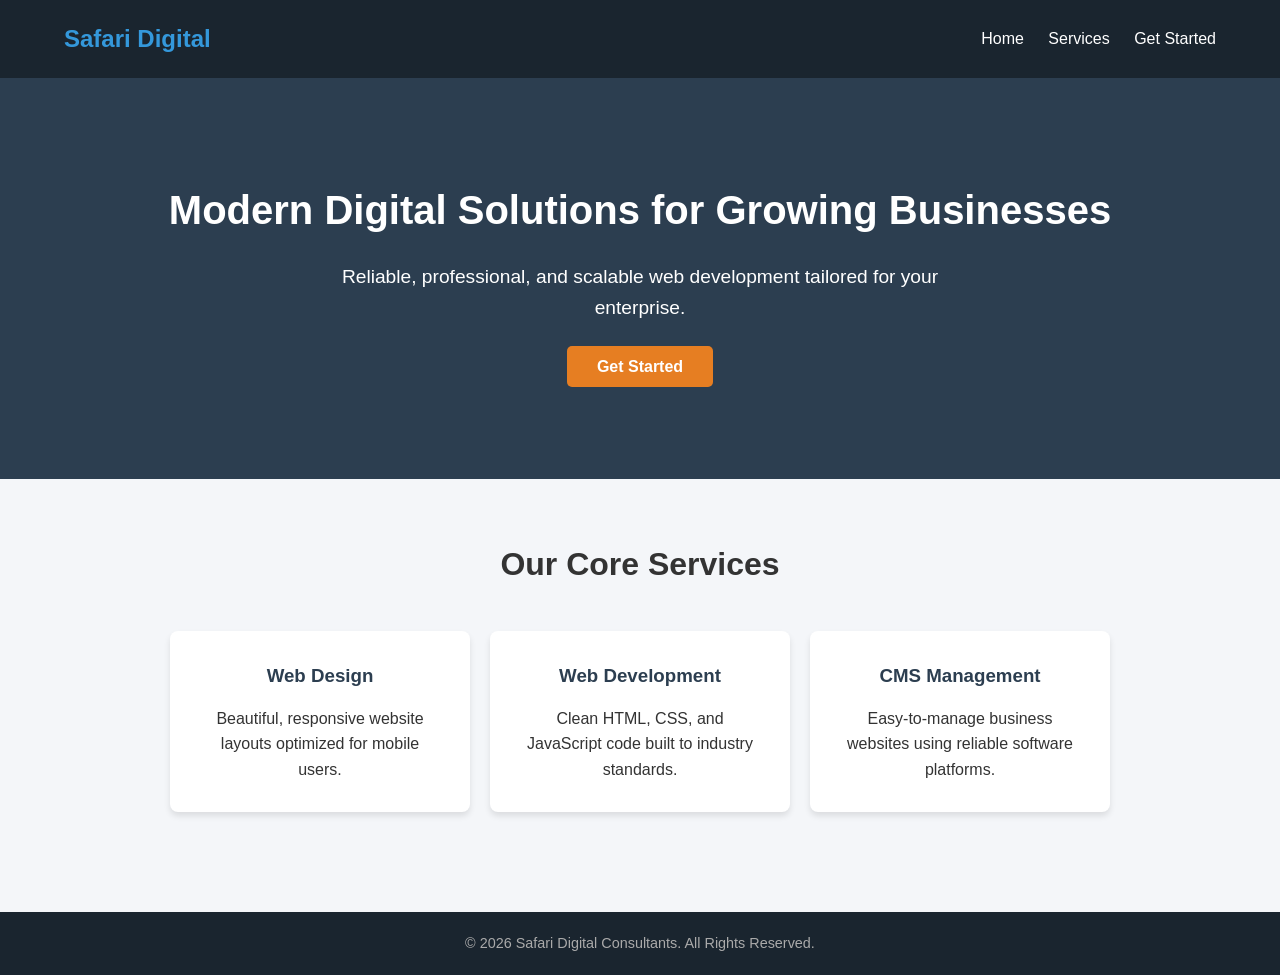
<file: index.html>
<!DOCTYPE html>
<html lang="en">
<head>
    <meta charset="UTF-8">
    <meta name="viewport" content="width=device-width, initial-scale=1.0">
    <title>Safari Digital Consultants</title>
    <link rel="stylesheet" href="style.css">
</head>
<body>

    <!-- Header & Navigation -->
    <header>
        <div class="logo">Safari Digital</div>
        <nav>
            <a href="index.html">Home</a>
            <a href="services.html">Services</a>
            <a href="contact.html">Get Started</a>
        </nav>
    </header>

    <!-- Hero Section -->
    <section class="hero">
        <h1>Modern Digital Solutions for Growing Businesses</h1>
        <p>Reliable, professional, and scalable web development tailored for your enterprise.</p>
        <a href="contact.html" class="btn">Get Started</a>
    </section>

    <!-- Services Section -->
    <section id="services" class="services">
        <h2>Our Core Services</h2>
        <div class="card-container">
            <div class="card">
                <h3>Web Design</h3>
                <p>Beautiful, responsive website layouts optimized for mobile users.</p>
            </div>
            <div class="card">
                <h3>Web Development</h3>
                <p>Clean HTML, CSS, and JavaScript code built to industry standards.</p>
            </div>
            <div class="card">
                <h3>CMS Management</h3>
                <p>Easy-to-manage business websites using reliable software platforms.</p>
            </div>
        </div>
    </section>

    <!-- Footer -->
    <footer>
        <p>&copy; 2026 Safari Digital Consultants. All Rights Reserved.</p>
    </footer>

</body>
</html>
</file>
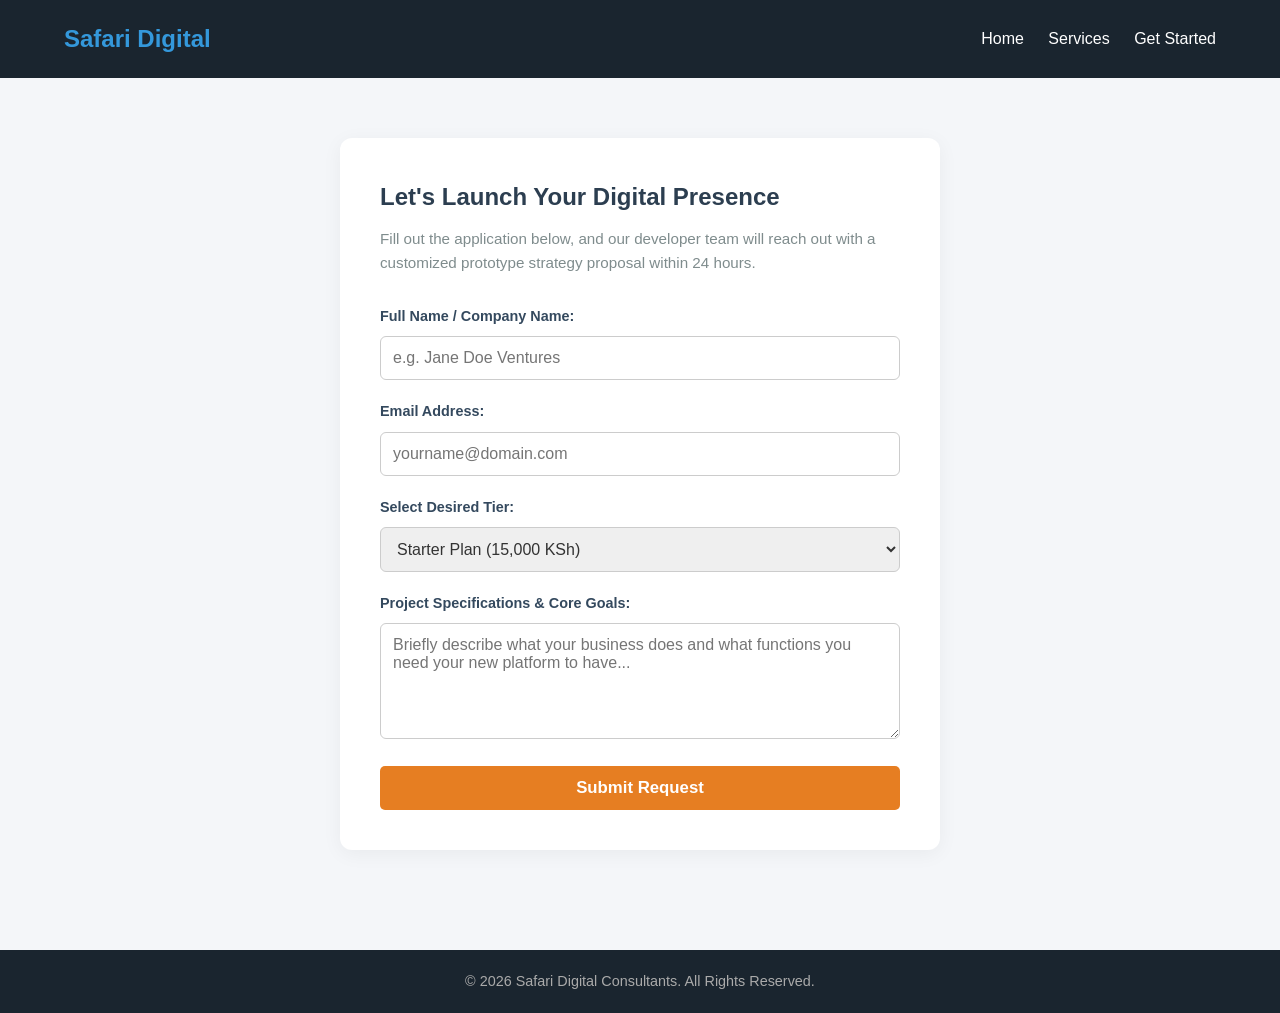
<file: contact.html>
<!DOCTYPE html>
<html lang="en">
<head>
    <meta charset="UTF-8">
    <meta name="viewport" content="width=device-width, initial-scale=1.0">
    <title>Get Started - Safari Digital</title>
    <link rel="stylesheet" href="style.css">
</head>
<body>

    <header>
        <div class="logo">Safari Digital</div>
        <nav>
            <a href="index.html">Home</a>
            <a href="services.html">Services</a>
            <a href="contact.html">Get Started</a>
        </nav>
    </header>

    <main class="form-container">
        <div class="form-box">
            <h2>Let's Launch Your Digital Presence</h2>
            <p>Fill out the application below, and our developer team will reach out with a customized prototype strategy proposal within 24 hours.</p>

            <form action="#" method="POST" onsubmit="alert('Thank you for choosing Safari Digital! This submission acts as a successful layout test.'); return false;">
                
                <div class="field">
                    <label for="clientName">Full Name / Company Name:</label>
                    <input type="text" id="clientName" placeholder="e.g. Jane Doe Ventures" required>
                </div>

                <div class="field">
                    <label for="clientEmail">Email Address:</label>
                    <input type="email" id="clientEmail" placeholder="yourname@domain.com" required>
                </div>

                <div class="field">
                    <label for="projectPlan">Select Desired Tier:</label>
                    <select id="projectPlan">
                        <option value="starter">Starter Plan (15,000 KSh)</option>
                        <option value="business">Business Growth Plan (35,000 KSh)</option>
                    </select>
                </div>

                <div class="field">
                    <label for="projectNotes">Project Specifications & Core Goals:</label>
                    <textarea id="projectNotes" rows="5" placeholder="Briefly describe what your business does and what functions you need your new platform to have..."></textarea>
                </div>

                <button type="submit" class="btn submit-btn">Submit Request</button>
            </form>
        </div>
    </main>

    <footer>
        <p>&copy; 2026 Safari Digital Consultants. All Rights Reserved.</p>
    </footer>

</body>
</html>
</file>
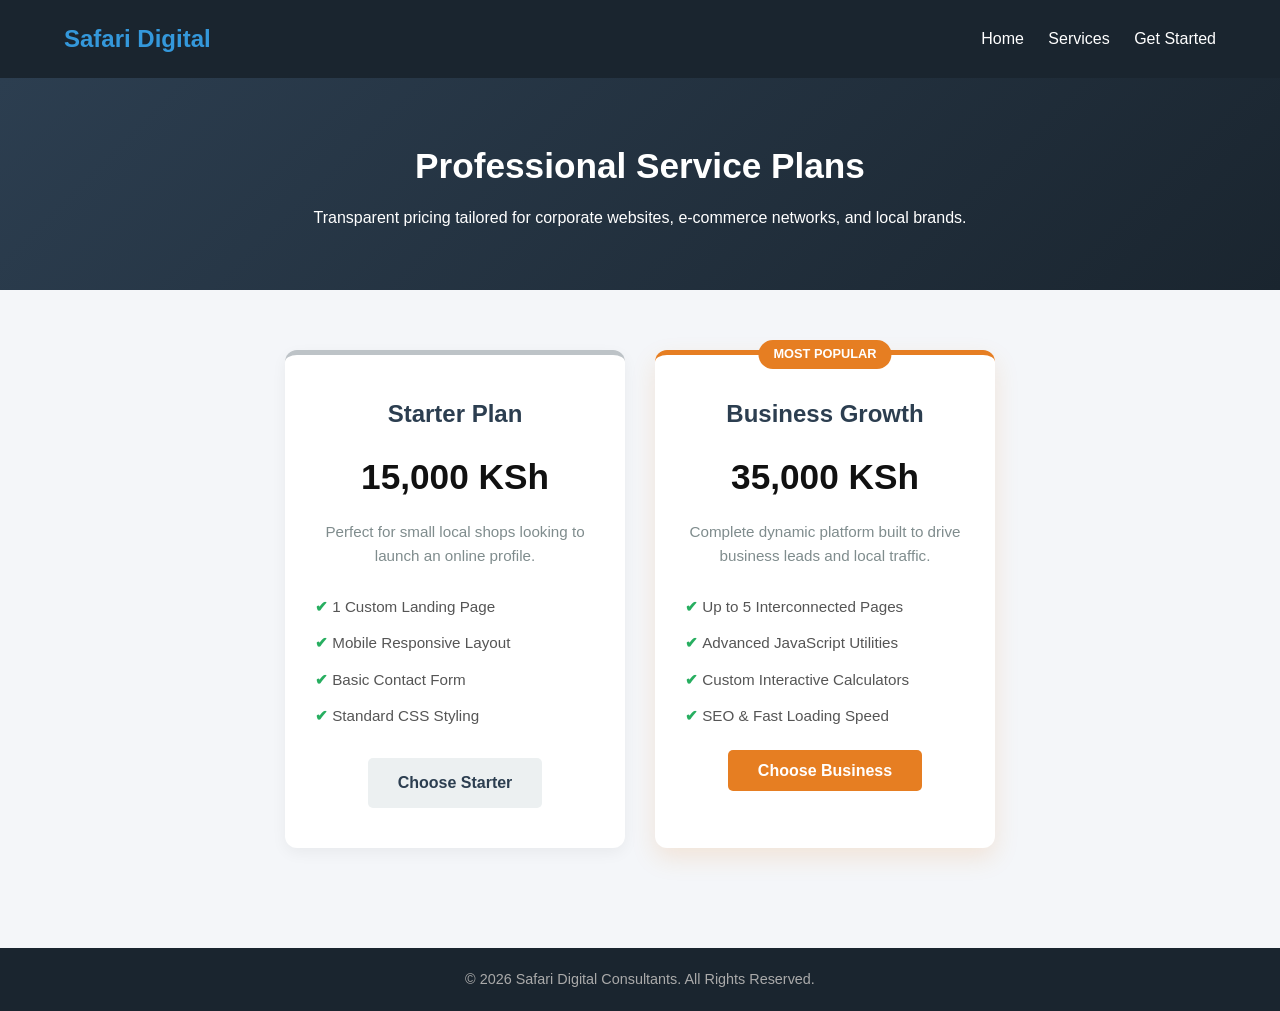
<file: services.html>
<!DOCTYPE html>
<html lang="en">
<head>
    <meta charset="UTF-8">
    <meta name="viewport" content="width=device-width, initial-scale=1.0">
    <title>Our Services - Safari Digital</title>
    <link rel="stylesheet" href="style.css">
</head>
<body>

    <header>
        <div class="logo">Safari Digital</div>
        <nav>
            <a href="index.html">Home</a>
            <a href="services.html">Services</a>
            <a href="contact.html">Get Started</a>
        </nav>
    </header>

    <section class="page-title">
        <h1>Professional Service Plans</h1>
        <p>Transparent pricing tailored for corporate websites, e-commerce networks, and local brands.</p>
    </section>

    <!-- Pricing / Packages Section -->
    <main class="services-detail">
        <div class="pricing-grid">
            
            <div class="price-card">
                <h3>Starter Plan</h3>
                <div class="price">15,000 KSh</div>
                <p class="desc">Perfect for small local shops looking to launch an online profile.</p>
                <ul>
                    <li>1 Custom Landing Page</li>
                    <li>Mobile Responsive Layout</li>
                    <li>Basic Contact Form</li>
                    <li>Standard CSS Styling</li>
                </ul>
                <a href="contact.html" class="btn-secondary">Choose Starter</a>
            </div>

            <div class="price-card premium">
                <div class="badge">Most Popular</div>
                <h3>Business Growth</h3>
                <div class="price">35,000 KSh</div>
                <p class="desc">Complete dynamic platform built to drive business leads and local traffic.</p>
                <ul>
                    <li>Up to 5 Interconnected Pages</li>
                    <li>Advanced JavaScript Utilities</li>
                    <li>Custom Interactive Calculators</li>
                    <li>SEO & Fast Loading Speed</li>
                </ul>
                <a href="contact.html" class="btn">Choose Business</a>
            </div>

        </div>
    </main>

    <footer>
        <p>&copy; 2026 Safari Digital Consultants. All Rights Reserved.</p>
    </footer>

</body>
</html>
</file>
<file: style.css>
/* Universal Settings */
* {
    margin: 0;
    padding: 0;
    box-sizing: border-box;
    font-family: 'Segoe UI', Tahoma, Geneva, Verdana, sans-serif;
}

body {
    background-color: #f4f6f9;
    color: #333;
    line-height: 1.6;
}

/* Header Styling */
header {
    background-color: #1a252f;
    color: #fff;
    display: flex;
    justify-content: space-between;
    align-items: center;
    padding: 20px 5%;
}

header .logo {
    font-size: 1.5rem;
    font-weight: bold;
    color: #3498db;
}

nav a {
    color: #fff;
    text-decoration: none;
    margin-left: 20px;
    font-weight: 500;
}

nav a:hover {
    color: #3498db;
}

/* Hero Section */
.hero {
    background-color: #2c3e50;
    color: #fff;
    text-align: center;
    padding: 100px 20px;
}

.hero h1 {
    font-size: 2.5rem;
    margin-bottom: 20px;
}

.hero p {
    font-size: 1.2rem;
    margin-bottom: 30px;
    max-width: 600px;
    margin-left: auto;
    margin-right: auto;
}

.btn {
    background-color: #e67e22;
    color: white;
    padding: 12px 30px;
    text-decoration: none;
    border-radius: 5px;
    font-weight: bold;
}

.btn:hover {
    background-color: #d35400;
}

/* Services Section (Responsive Flexbox) */
.services {
    padding: 60px 5%;
    text-align: center;
}

.services h2 {
    margin-bottom: 40px;
    font-size: 2rem;
}

.card-container {
    display: flex;
    flex-wrap: wrap; /* Allows cards to drop to a new line on mobile phones */
    justify-content: center;
    gap: 20px;
}

.card {
    background-color: #fff;
    padding: 30px;
    border-radius: 8px;
    width: 300px;
    box-shadow: 0 4px 6px rgba(0,0,0,0.1);
}

.card h3 {
    color: #2c3e50;
    margin-bottom: 15px;
}

/* Footer */
footer {
    background-color: #1a252f;
    color: #aaa;
    text-align: center;
    padding: 20px;
    margin-top: 40px;
    font-size: 0.9rem;
}



/* Styling Extensions for Extra Pages */
.page-title {
    text-align: center;
    padding: 60px 20px;
    background-color: #eaedd0;
    background: linear-gradient(135deg, #2c3e50, #1a252f);
    color: white;
}
.page-title h1 { margin-bottom: 10px; font-size: 2.2rem; }

/* Pricing Grid Packages Layout */
.services-detail { padding: 60px 5%; display: flex; justify-content: center; }
.pricing-grid { display: flex; flex-wrap: wrap; gap: 30px; justify-content: center; max-width: 1000px; width: 100%; }
.price-card { background: white; padding: 40px 30px; border-radius: 12px; width: 340px; box-shadow: 0 5px 15px rgba(0,0,0,0.05); position: relative; border-top: 5px solid #bdc3c7; text-align: center; }
.price-card.premium { border-top: 5px solid #e67e22; box-shadow: 0 10px 25px rgba(230,126,34,0.15); }
.price-card h3 { font-size: 1.5rem; color: #2c3e50; margin-bottom: 15px; }
.price-card .price { font-size: 2.2rem; font-weight: bold; color: #111; margin-bottom: 15px; }
.price-card .desc { font-size: 0.95rem; color: #7f8c8d; margin-bottom: 25px; min-height: 50px; }
.price-card ul { text-align: left; list-style: none; margin-bottom: 30px; }
.price-card ul li { margin-bottom: 12px; font-size: 0.95rem; color: #555; }
.price-card ul li::before { content: "✔  "; color: #27ae60; font-weight: bold; }
.badge { position: absolute; top: -15px; left: 50%; transform: translateX(-50%); background: #e67e22; color: white; padding: 4px 15px; border-radius: 20px; font-size: 0.8rem; font-weight: bold; text-transform: uppercase; }
.btn-secondary { background: #ecf0f1; color: #2c3e50; padding: 12px 30px; text-decoration: none; border-radius: 5px; font-weight: bold; display: inline-block; transition: background 0.2s; }
.btn-secondary:hover { background: #bdc3c7; }

/* Contact Form Framework Layout */
.form-container { padding: 60px 5%; display: flex; justify-content: center; }
.form-box { background: white; max-width: 600px; width: 100%; padding: 40px; border-radius: 12px; box-shadow: 0 4px 20px rgba(0,0,0,0.05); }
.form-box h2 { color: #2c3e50; margin-bottom: 10px; }
.form-box p { color: #7f8c8d; font-size: 0.95rem; margin-bottom: 30px; }
.field { margin-bottom: 20px; text-align: left; }
.field label { display: block; font-weight: bold; margin-bottom: 8px; font-size: 0.9rem; color: #34495e; }
.field input, .field select, .field textarea { width: 100%; padding: 12px; border: 1px solid #ccc; border-radius: 6px; font-size: 1rem; color: #333; }
.field textarea { resize: vertical; }
.submit-btn { width: 100%; border: none; cursor: pointer; display: block; font-size: 1.05rem; }
</file>
